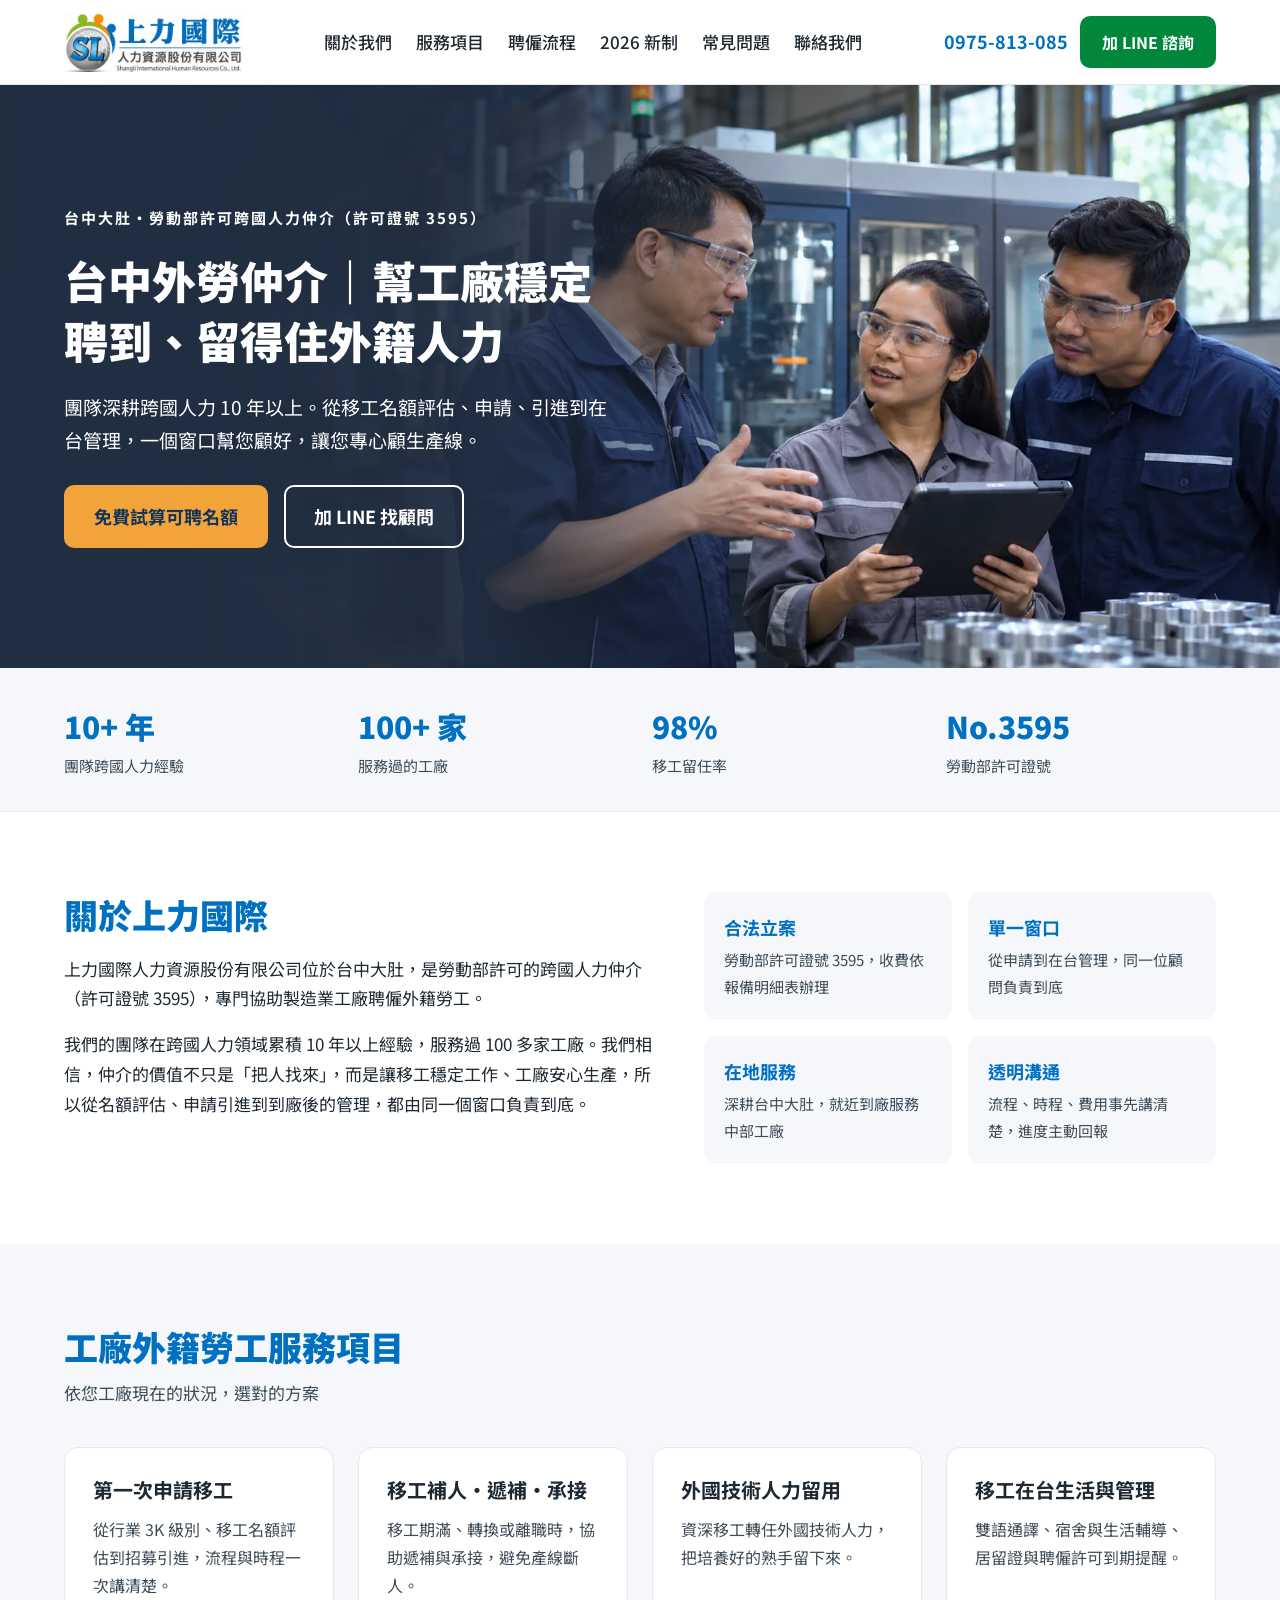
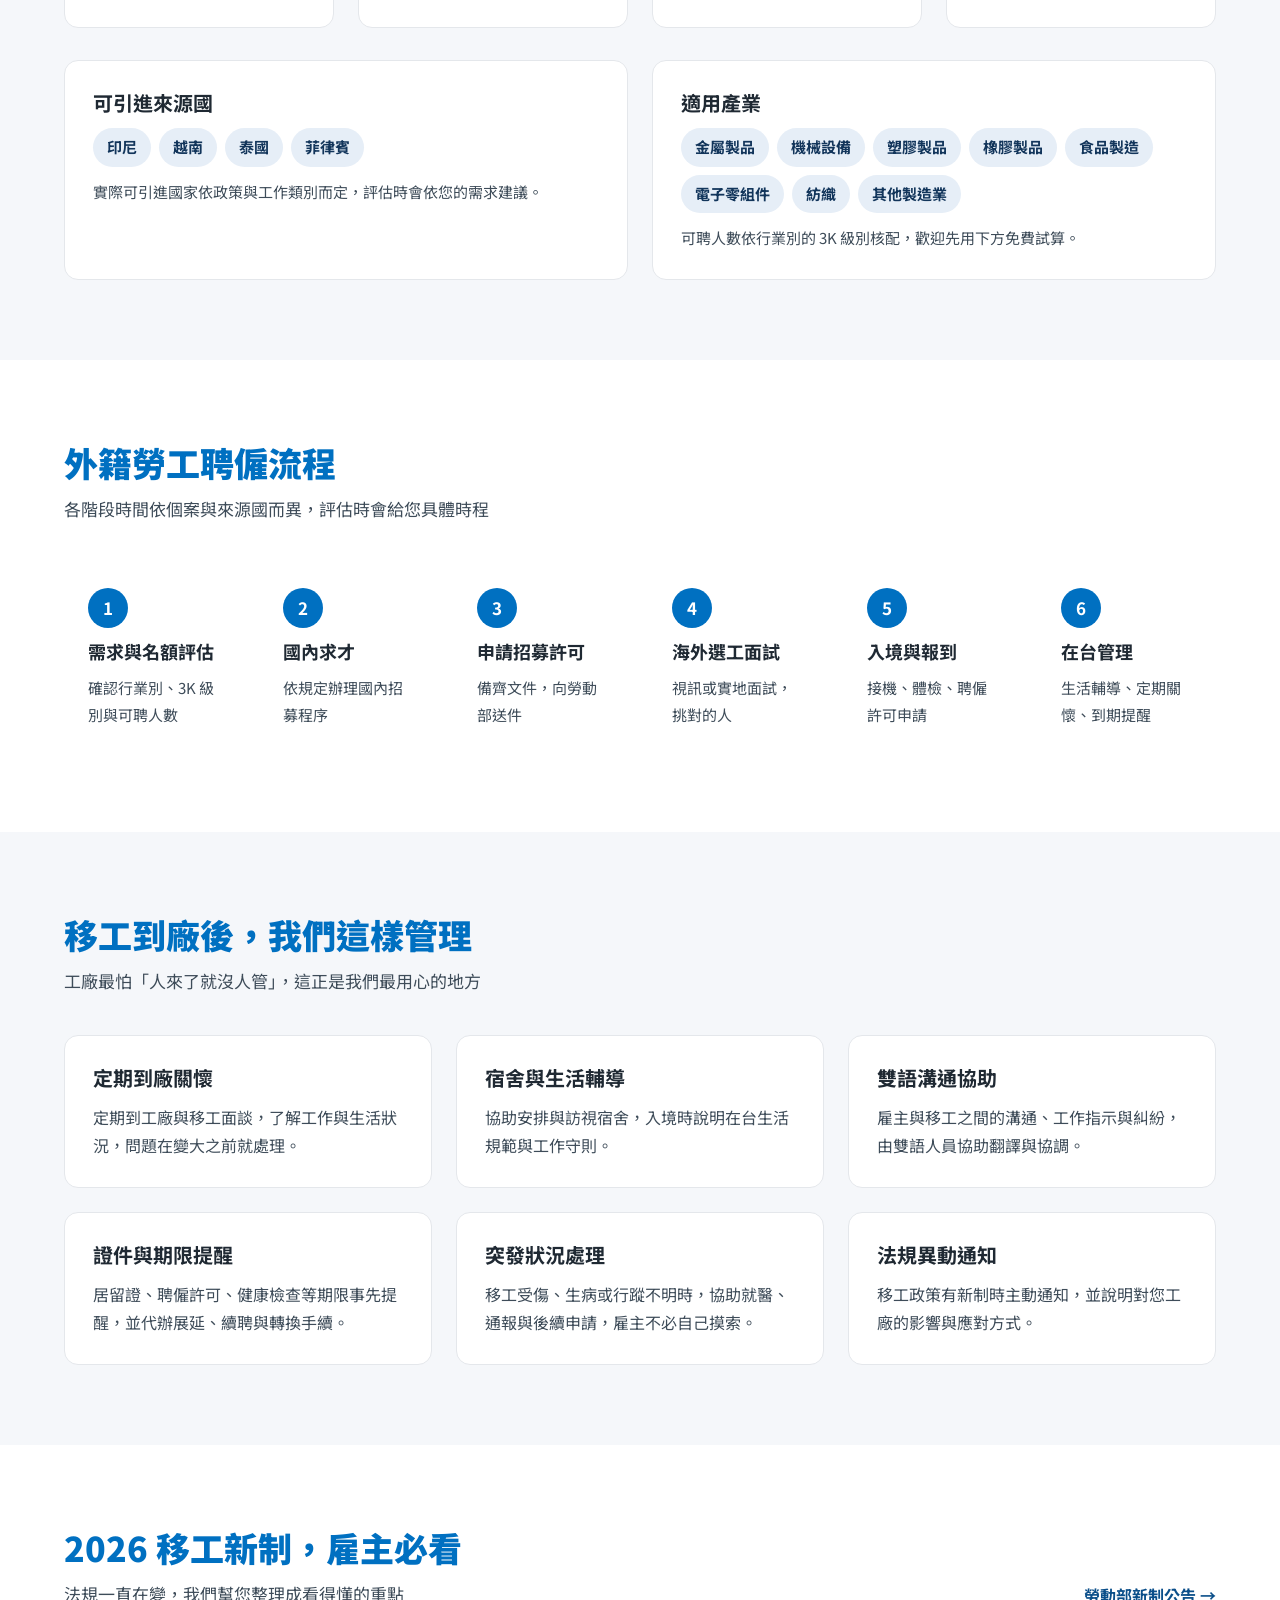
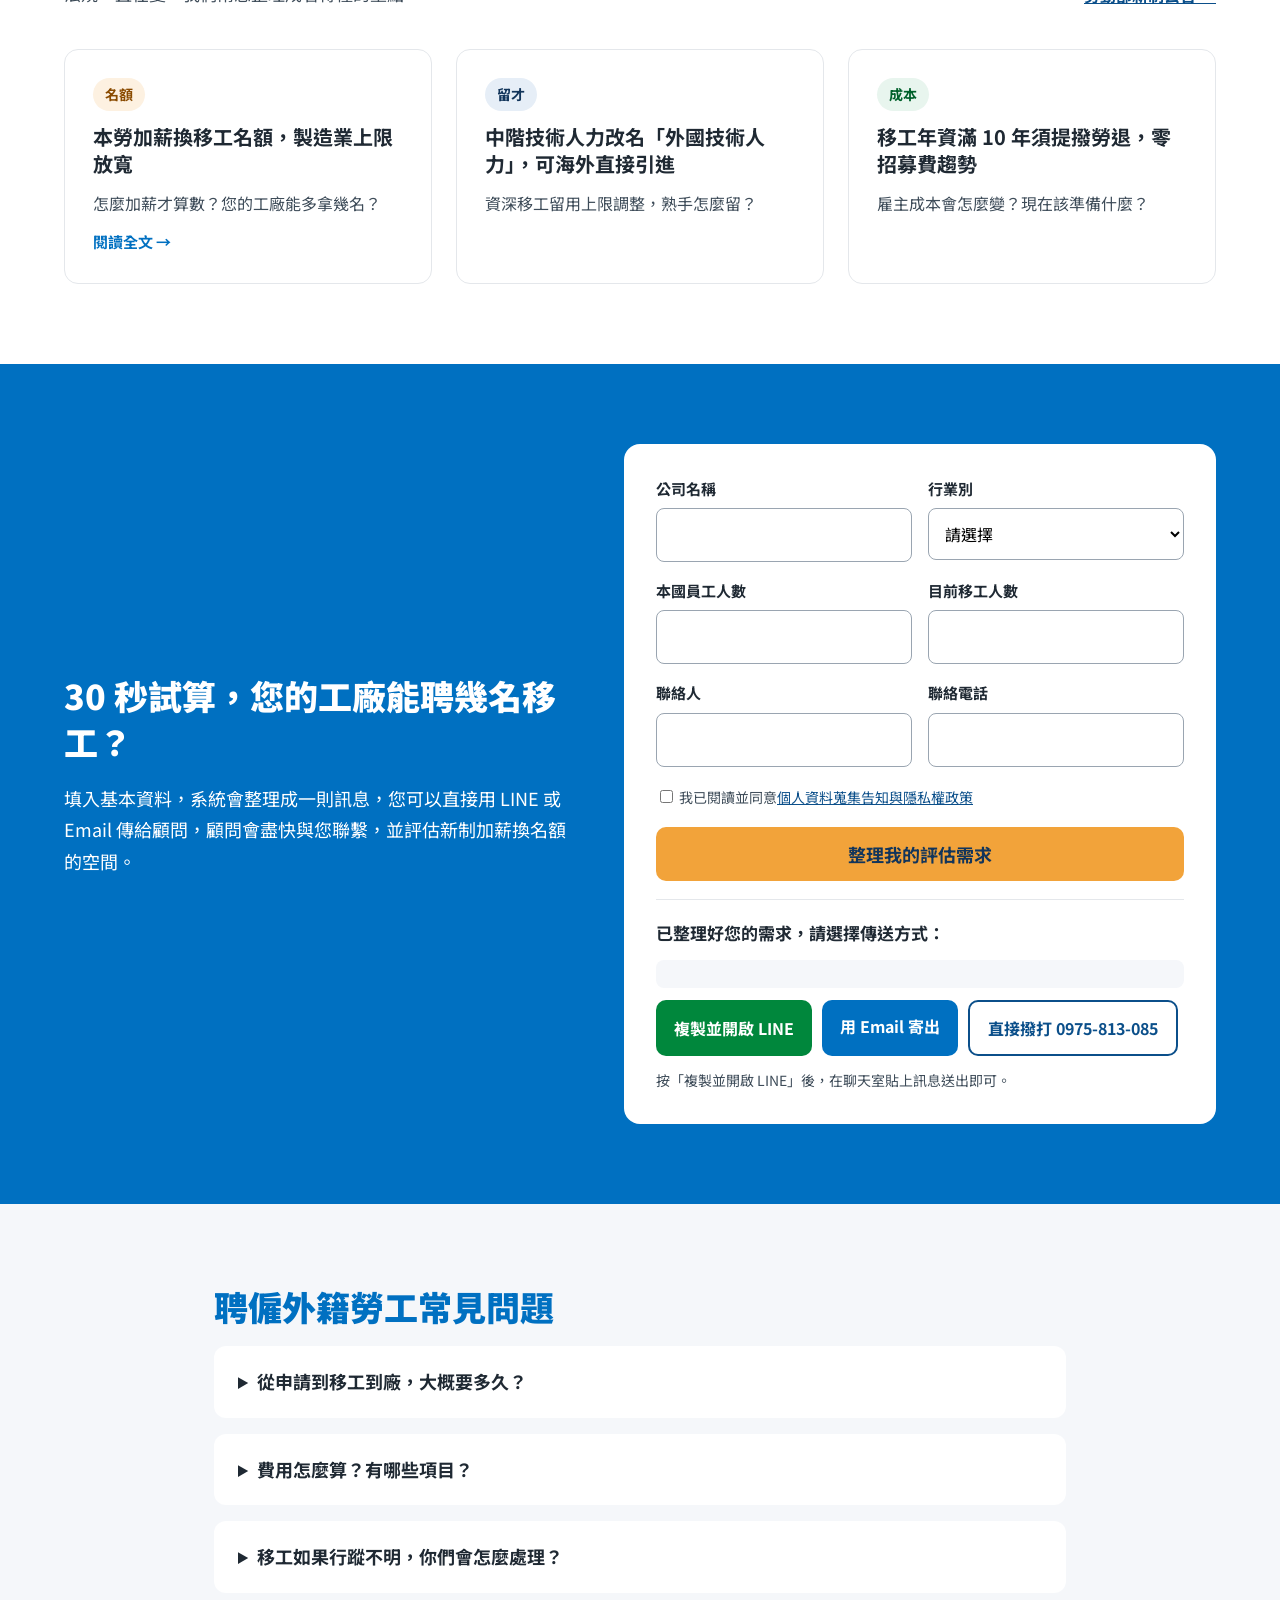
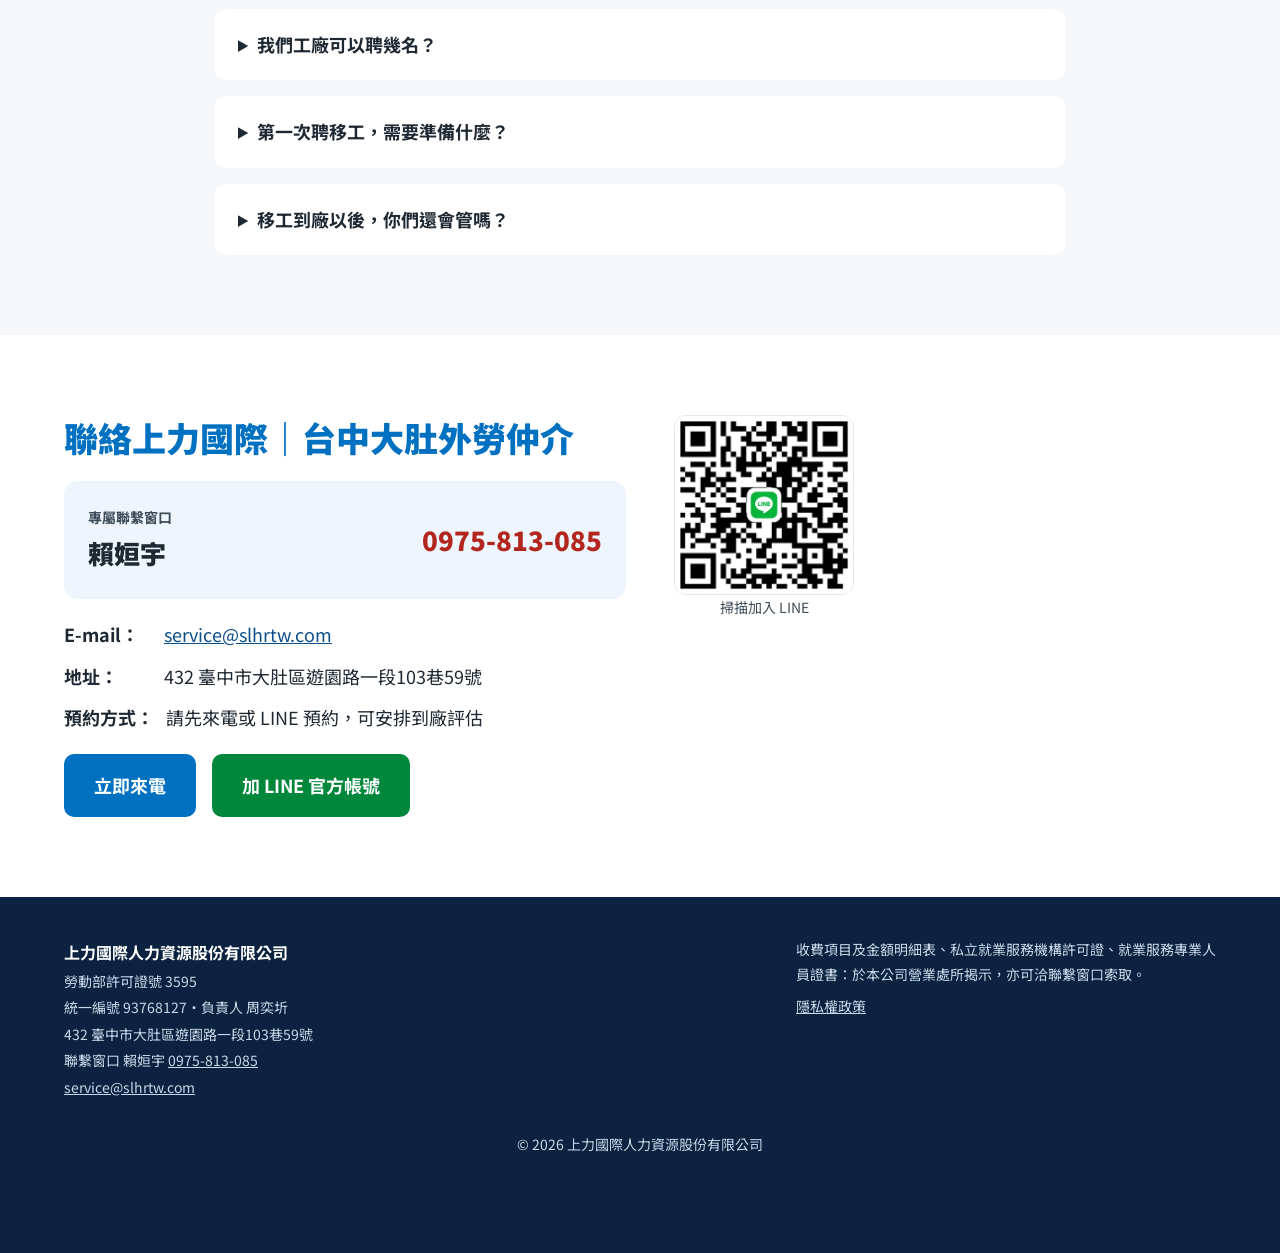
<file: index.html>
<!doctype html>
<html lang="zh-Hant-TW">
<head>
<meta charset="utf-8">
<meta name="viewport" content="width=device-width, initial-scale=1">
<title>台中外勞仲介｜工廠移工申請・外籍勞工引進－上力國際人力資源（勞動部許可 3595）</title>
<meta name="description" content="上力國際人力資源，台中大肚勞動部許可跨國人力仲介（許可證號 3595）。協助工廠申請外籍勞工、移工名額評估、遞補承接、外國技術人力留用與在台管理，團隊 10 年以上經驗，服務 100+ 家工廠。">
<link rel="canonical" href="https://slhrtw.com/">
<meta name="robots" content="index, follow, max-image-preview:large">
<meta name="theme-color" content="#0070C1">
<meta name="format-detection" content="telephone=yes">

<meta property="og:type" content="website">
<meta property="og:locale" content="zh_TW">
<meta property="og:site_name" content="上力國際人力資源">
<meta property="og:title" content="台中外勞仲介｜工廠移工申請－上力國際人力資源">
<meta property="og:description" content="勞動部許可跨國人力仲介（3595）。幫工廠穩定聘到、留得住外籍人力：名額評估、申請引進、遞補承接、在台管理一站完成。">
<meta property="og:url" content="https://slhrtw.com/">
<meta property="og:image" content="https://slhrtw.com/img/og-image.jpg">
<meta property="og:image:width" content="1200">
<meta property="og:image:height" content="630">
<meta name="twitter:card" content="summary_large_image">

<link rel="icon" href="/favicon.ico" sizes="48x48">
<link rel="icon" href="/img/icon-512.png" type="image/png" sizes="512x512">
<link rel="apple-touch-icon" href="/img/apple-touch-icon.png">

<link rel="preload" as="image" href="/img/hero.webp" fetchpriority="high">
<link rel="preconnect" href="https://fonts.googleapis.com">
<link rel="preconnect" href="https://fonts.gstatic.com" crossorigin>
<link rel="stylesheet" href="https://fonts.googleapis.com/css2?family=Noto+Sans+TC:wght@400;500;700;900&amp;display=swap">
<link rel="stylesheet" href="/css/style.css">

<script type="application/ld+json">
{
  "@context": "https://schema.org",
  "@graph": [
    {
      "@type": "EmploymentAgency",
      "@id": "https://slhrtw.com/#org",
      "name": "上力國際人力資源股份有限公司",
      "alternateName": ["上力國際", "上力人力", "Shangli International Human Resources Co., Ltd."],
      "url": "https://slhrtw.com/",
      "logo": "https://slhrtw.com/img/logo.png",
      "image": "https://slhrtw.com/img/og-image.jpg",
      "description": "台中大肚勞動部許可跨國人力仲介，協助工廠申請外籍勞工、移工名額評估、遞補承接、外國技術人力留用與在台管理。",
      "telephone": "+886-975-813-085",
      "email": "service@slhrtw.com",
      "taxID": "93768127",
      "address": {
        "@type": "PostalAddress",
        "streetAddress": "遊園路一段103巷59號",
        "addressLocality": "大肚區",
        "addressRegion": "臺中市",
        "postalCode": "432",
        "addressCountry": "TW"
      },
      "areaServed": ["臺中市", "彰化縣", "南投縣", "苗栗縣", "臺灣"],
      "hasMap": "https://www.google.com/maps/search/?api=1&query=%E4%B8%8A%E5%8A%9B%E5%9C%8B%E9%9A%9B%E4%BA%BA%E5%8A%9B%E8%B3%87%E6%BA%90",
      "sameAs": ["https://line.me/ti/p/4NoEgf4THl"],
      "knowsAbout": ["外籍勞工仲介", "移工申請", "製造業移工", "外國技術人力", "移工管理"],
      "hasCredential": {
        "@type": "EducationalOccupationalCredential",
        "name": "勞動部私立就業服務機構許可證",
        "identifier": "3595",
        "recognizedBy": { "@type": "GovernmentOrganization", "name": "中華民國勞動部" }
      }
    },
    {
      "@type": "WebSite",
      "@id": "https://slhrtw.com/#website",
      "url": "https://slhrtw.com/",
      "name": "上力國際人力資源",
      "inLanguage": "zh-Hant-TW",
      "publisher": { "@id": "https://slhrtw.com/#org" }
    },
    {
      "@type": "FAQPage",
      "mainEntity": [
        { "@type": "Question", "name": "從申請到移工到廠，大概要多久？", "acceptedAnswer": { "@type": "Answer", "text": "一般製造業新申請，從評估到移工到廠約需 3 至 6 個月，實際時程依來源國作業、文件備齊時間與當期申請量而定。" } },
        { "@type": "Question", "name": "聘僱外籍勞工的費用怎麼算？", "acceptedAnswer": { "@type": "Answer", "text": "費用分為政府規費、仲介服務費與實際代墊費用（例如體檢），所有項目依本公司報備的收費項目及金額明細表辦理，簽約前提供書面報價。" } },
        { "@type": "Question", "name": "移工行蹤不明怎麼處理？", "acceptedAnswer": { "@type": "Answer", "text": "我們以定期關懷、宿舍訪視與申訴管道預防。若移工連續曠職三日失去聯繫，雇主須於三日內以書面通報主管機關、移民署及警察機關，我們會協助完成通報與後續遞補申請。" } },
        { "@type": "Question", "name": "我們工廠可以聘幾名移工？", "acceptedAnswer": { "@type": "Answer", "text": "依行業 3K 級別核配比率與本國員工人數計算，另有附加比率可申請；2026 年起製造業為本國勞工加薪也可增加移工名額。" } },
        { "@type": "Question", "name": "第一次聘移工需要準備什麼？", "acceptedAnswer": { "@type": "Answer", "text": "需要公司與工廠登記相關文件、勞健保投保資料及移工住宿規劃，我們會到廠評估並提供完整文件清單與時程。" } },
        { "@type": "Question", "name": "移工到廠後仲介還會管理嗎？", "acceptedAnswer": { "@type": "Answer", "text": "會。我們提供生活輔導、雙語溝通、定期關懷訪視，以及居留證、聘僱許可到期提醒與續聘、轉換手續。" } }
      ]
    }
  ]
}
</script>
</head>
<body>
<a class="skip" href="#main">跳到主要內容</a>

<header class="site-header">
  <div class="wrap header-row">
    <a href="/" class="brand"><img src="/img/logo.webp" alt="上力國際人力資源股份有限公司" width="880" height="295"></a>
    <nav aria-label="主選單" class="nav">
      <a href="#about">關於我們</a>
      <a href="#services">服務項目</a>
      <a href="#process">聘僱流程</a>
      <a href="#news">2026 新制</a>
      <a href="#faq">常見問題</a>
      <a href="#contact">聯絡我們</a>
    </nav>
    <div class="header-cta">
      <a class="tel" href="tel:+886975813085">0975-813-085</a>
      <a class="btn btn-line" href="https://line.me/ti/p/4NoEgf4THl" target="_blank" rel="noopener noreferrer">加 LINE 諮詢</a>
    </div>
  </div>
</header>

<main id="main">

<section class="hero" aria-labelledby="hero-title">
  <div class="wrap hero-inner">
    <p class="eyebrow">台中大肚・勞動部許可跨國人力仲介（許可證號 3595）</p>
    <h1 id="hero-title">台中外勞仲介｜幫工廠穩定聘到、留得住外籍人力</h1>
    <p class="lead">團隊深耕跨國人力 10 年以上。從移工名額評估、申請、引進到在台管理，一個窗口幫您顧好，讓您專心顧生產線。</p>
    <div class="btn-row">
      <a class="btn btn-amber" href="#calc">免費試算可聘名額</a>
      <a class="btn btn-ghost" href="https://line.me/ti/p/4NoEgf4THl" target="_blank" rel="noopener noreferrer">加 LINE 找顧問</a>
    </div>
  </div>
</section>

<section class="trust" aria-label="公司實績">
  <div class="wrap trust-grid">
    <div><strong>10+ 年</strong><span>團隊跨國人力經驗</span></div>
    <div><strong>100+ 家</strong><span>服務過的工廠</span></div>
    <div><strong>98%</strong><span>移工留任率</span></div>
    <div><strong>No.3595</strong><span>勞動部許可證號</span></div>
  </div>
</section>

<section id="about" class="section" aria-labelledby="about-title">
  <div class="wrap about-row">
    <div class="about-text">
      <h2 id="about-title">關於上力國際</h2>
      <p>上力國際人力資源股份有限公司位於台中大肚，是勞動部許可的跨國人力仲介（許可證號 3595），專門協助製造業工廠聘僱外籍勞工。</p>
      <p>我們的團隊在跨國人力領域累積 10 年以上經驗，服務過 100 多家工廠。我們相信，仲介的價值不只是「把人找來」，而是讓移工穩定工作、工廠安心生產，所以從名額評估、申請引進到到廠後的管理，都由同一個窗口負責到底。</p>
    </div>
    <ul class="about-points">
      <li><strong>合法立案</strong><span>勞動部許可證號 3595，收費依報備明細表辦理</span></li>
      <li><strong>單一窗口</strong><span>從申請到在台管理，同一位顧問負責到底</span></li>
      <li><strong>在地服務</strong><span>深耕台中大肚，就近到廠服務中部工廠</span></li>
      <li><strong>透明溝通</strong><span>流程、時程、費用事先講清楚，進度主動回報</span></li>
    </ul>
  </div>
</section>

<section id="services" class="section alt" aria-labelledby="services-title">
  <div class="wrap">
    <h2 id="services-title">工廠外籍勞工服務項目</h2>
    <p class="sub">依您工廠現在的狀況，選對的方案</p>
    <div class="card-grid">
      <article class="card"><h3>第一次申請移工</h3><p>從行業 3K 級別、移工名額評估到招募引進，流程與時程一次講清楚。</p></article>
      <article class="card"><h3>移工補人・遞補・承接</h3><p>移工期滿、轉換或離職時，協助遞補與承接，避免產線斷人。</p></article>
      <article class="card"><h3>外國技術人力留用</h3><p>資深移工轉任外國技術人力，把培養好的熟手留下來。</p></article>
      <article class="card"><h3>移工在台生活與管理</h3><p>雙語通譯、宿舍與生活輔導、居留證與聘僱許可到期提醒。</p></article>
    </div>
    <div class="info-grid">
      <div class="info-box">
        <h3>可引進來源國</h3>
        <ul class="chips"><li>印尼</li><li>越南</li><li>泰國</li><li>菲律賓</li></ul>
        <p>實際可引進國家依政策與工作類別而定，評估時會依您的需求建議。</p>
      </div>
      <div class="info-box">
        <h3>適用產業</h3>
        <ul class="chips"><li>金屬製品</li><li>機械設備</li><li>塑膠製品</li><li>橡膠製品</li><li>食品製造</li><li>電子零組件</li><li>紡織</li><li>其他製造業</li></ul>
        <p>可聘人數依行業別的 3K 級別核配，歡迎先用下方免費試算。</p>
      </div>
    </div>
  </div>
</section>

<section id="process" class="section" aria-labelledby="process-title">
  <div class="wrap">
    <h2 id="process-title">外籍勞工聘僱流程</h2>
    <p class="sub">各階段時間依個案與來源國而異，評估時會給您具體時程</p>
    <ol class="steps">
      <li><strong>需求與名額評估</strong><span>確認行業別、3K 級別與可聘人數</span></li>
      <li><strong>國內求才</strong><span>依規定辦理國內招募程序</span></li>
      <li><strong>申請招募許可</strong><span>備齊文件，向勞動部送件</span></li>
      <li><strong>海外選工面試</strong><span>視訊或實地面試，挑對的人</span></li>
      <li><strong>入境與報到</strong><span>接機、體檢、聘僱許可申請</span></li>
      <li><strong>在台管理</strong><span>生活輔導、定期關懷、到期提醒</span></li>
    </ol>
  </div>
</section>

<section id="care" class="section alt" aria-labelledby="care-title">
  <div class="wrap">
    <h2 id="care-title">移工到廠後，我們這樣管理</h2>
    <p class="sub">工廠最怕「人來了就沒人管」，這正是我們最用心的地方</p>
    <div class="card-grid three">
      <article class="card"><h3>定期到廠關懷</h3><p>定期到工廠與移工面談，了解工作與生活狀況，問題在變大之前就處理。</p></article>
      <article class="card"><h3>宿舍與生活輔導</h3><p>協助安排與訪視宿舍，入境時說明在台生活規範與工作守則。</p></article>
      <article class="card"><h3>雙語溝通協助</h3><p>雇主與移工之間的溝通、工作指示與糾紛，由雙語人員協助翻譯與協調。</p></article>
      <article class="card"><h3>證件與期限提醒</h3><p>居留證、聘僱許可、健康檢查等期限事先提醒，並代辦展延、續聘與轉換手續。</p></article>
      <article class="card"><h3>突發狀況處理</h3><p>移工受傷、生病或行蹤不明時，協助就醫、通報與後續申請，雇主不必自己摸索。</p></article>
      <article class="card"><h3>法規異動通知</h3><p>移工政策有新制時主動通知，並說明對您工廠的影響與應對方式。</p></article>
    </div>
  </div>
</section>

<section id="news" class="section" aria-labelledby="news-title">
  <div class="wrap">
    <div class="head-row">
      <div>
        <h2 id="news-title">2026 移工新制，雇主必看</h2>
        <p class="sub">法規一直在變，我們幫您整理成看得懂的重點</p>
      </div>
      <a class="more" href="https://www.mol.gov.tw/1607/1632/1633/87352/post" target="_blank" rel="noopener noreferrer">勞動部新制公告 →</a>
    </div>
    <div class="card-grid three">
      <article class="card"><span class="tag tag-amber">名額</span><h3><a class="card-link" href="/news/manufacturing-raise-quota">本勞加薪換移工名額，製造業上限放寬</a></h3><p>怎麼加薪才算數？您的工廠能多拿幾名？</p><span class="read">閱讀全文 →</span></article>
      <article class="card"><span class="tag tag-blue">留才</span><h3>中階技術人力改名「外國技術人力」，可海外直接引進</h3><p>資深移工留用上限調整，熟手怎麼留？</p></article>
      <article class="card"><span class="tag tag-green">成本</span><h3>移工年資滿 10 年須提撥勞退，零招募費趨勢</h3><p>雇主成本會怎麼變？現在該準備什麼？</p></article>
    </div>
  </div>
</section>

<section id="calc" class="section band" aria-labelledby="calc-title">
  <div class="wrap calc-row">
    <div class="calc-text">
      <h2 id="calc-title">30 秒試算，您的工廠能聘幾名移工？</h2>
      <p>填入基本資料，系統會整理成一則訊息，您可以直接用 LINE 或 Email 傳給顧問，顧問會盡快與您聯繫，並評估新制加薪換名額的空間。</p>
    </div>
    <form class="calc-form" id="lead-form" novalidate>
      <div class="form-grid">
        <div class="field"><label for="f-company">公司名稱</label><input id="f-company" name="company" type="text" autocomplete="organization" maxlength="60" required></div>
        <div class="field"><label for="f-industry">行業別</label>
          <select id="f-industry" name="industry" required><option value="">請選擇</option><option>金屬製品製造</option><option>機械設備製造</option><option>塑膠製品製造</option><option>橡膠製品製造</option><option>食品製造</option><option>電子零組件製造</option><option>紡織</option><option>其他製造業</option></select></div>
        <div class="field"><label for="f-staff">本國員工人數</label><input id="f-staff" name="staff" type="number" min="1" max="99999" inputmode="numeric" required></div>
        <div class="field"><label for="f-foreign">目前移工人數</label><input id="f-foreign" name="foreign" type="number" min="0" max="99999" inputmode="numeric" required></div>
        <div class="field"><label for="f-name">聯絡人</label><input id="f-name" name="name" type="text" autocomplete="name" maxlength="30" required></div>
        <div class="field"><label for="f-phone">聯絡電話</label><input id="f-phone" name="phone" type="tel" autocomplete="tel" maxlength="20" required></div>
      </div>
      <label class="consent"><input type="checkbox" id="f-consent" name="consent" required> 我已閱讀並同意<a href="/privacy">個人資料蒐集告知與隱私權政策</a></label>
      <p class="form-error" id="lead-error" role="alert" hidden></p>
      <button type="submit" class="btn btn-amber btn-block">整理我的評估需求</button>
      <div class="lead-result" id="lead-result" hidden>
        <p class="lead-ok">已整理好您的需求，請選擇傳送方式：</p>
        <pre class="lead-msg" id="lead-msg"></pre>
        <div class="lead-actions">
          <button type="button" class="btn btn-line" id="lead-line">複製並開啟 LINE</button>
          <a class="btn btn-blue" id="lead-mail" href="mailto:service@slhrtw.com">用 Email 寄出</a>
          <a class="btn btn-outline" href="tel:+886975813085">直接撥打 0975-813-085</a>
        </div>
        <p class="lead-tip" id="lead-tip">按「複製並開啟 LINE」後，在聊天室貼上訊息送出即可。</p>
      </div>
    </form>
  </div>
</section>

<!-- 客戶心得：取得客戶同意後，複製下方 article 填入真實內容再取消註解
<section class="section" aria-labelledby="voice-title">
  <div class="wrap">
    <h2 id="voice-title">客戶怎麼說</h2>
    <div class="card-grid three">
      <article class="card quote"><span class="meta">產業・地區・聘僱人數</span><p>「客戶真實心得」</p><span class="who">— 職稱，公司名稱</span></article>
    </div>
  </div>
</section>
-->

<section id="faq" class="section alt" aria-labelledby="faq-title">
  <div class="wrap narrow">
    <h2 id="faq-title">聘僱外籍勞工常見問題</h2>
    <details><summary>從申請到移工到廠，大概要多久？</summary>
      <p>一般製造業新申請，從評估到移工到廠約需 3 至 6 個月。</p>
      <p>主要階段包括：國內求才（依規定的刊登與求才期間）、申請招募許可、海外選工與面試、移工辦理出國手續，以及入境後的體檢與聘僱許可申請。</p>
      <p>實際時程會受來源國作業速度、文件備齊時間與當期申請量影響。評估時我們會依您的情況提供具體時程表，每個階段的進度都會主動回報。</p></details>
    <details><summary>費用怎麼算？有哪些項目？</summary>
      <p>費用大致分為三類：一、政府規費，例如申請審查費與就業安定費；二、仲介服務費，依法規定的收費標準與項目收取；三、實際代墊費用，例如體檢。</p>
      <p>所有收費項目與金額，均依本公司向主管機關報備的「收費項目及金額明細表」辦理，簽約前會提供書面報價，不另收明細表以外的費用。</p></details>
    <details><summary>移工如果行蹤不明，你們會怎麼處理？</summary>
      <p>預防重於處理：移工入境後安排生活與工作規範說明，並由雙語人員定期關懷、訪視宿舍，提供申訴與溝通管道，及早發現問題。</p>
      <p>若真的發生，依《就業服務法》規定，移工連續曠職三日失去聯繫時，雇主須於三日內以書面通報主管機關、移民署及警察機關。我們會協助您備齊文件、完成通報，避免因逾期受罰。</p>
      <p>後續也會協助處理名額與遞補等相關申請，讓產線盡快恢復人力。</p></details>
    <details><summary>我們工廠可以聘幾名？</summary>
      <p>可聘人數依行業別的 3K 級別核配比率與本國員工人數計算，另有額外附加比率可申請。</p>
      <p>2026 年起，製造業為本國勞工加薪，也可增加移工名額，總比例上限同步放寬。</p>
      <p>每家工廠條件不同，歡迎使用上方「免費試算」，或直接聯繫窗口，我們幫您算清楚。</p></details>
    <details><summary>第一次聘移工，需要準備什麼？</summary>
      <p>基本上需要公司登記與工廠登記相關文件、勞健保投保資料，以及移工住宿的規劃。</p>
      <p>我們會先到廠了解作業環境與需求，提供完整的文件清單與準備時程，第一次申請也能順利上手。</p></details>
    <details><summary>移工到廠以後，你們還會管嗎？</summary>
      <p>會。到廠後我們提供在台期間的管理服務，包括生活輔導、雙語溝通協助、定期關懷訪視，以及居留證、聘僱許可等到期前提醒與續聘、轉換手續。</p>
      <p>雇主與移工之間若有溝通問題，也可以隨時透過聯繫窗口找我們協助。</p></details>
  </div>
</section>

<section id="contact" class="section" aria-labelledby="contact-title">
  <div class="wrap contact-row">
    <div class="contact-info">
      <h2 id="contact-title">聯絡上力國際｜台中大肚外勞仲介</h2>
      <div class="agent">
        <div><span class="agent-label">專屬聯繫窗口</span><span class="agent-name">賴姮宇</span></div>
        <a class="agent-tel" href="tel:+886975813085">0975-813-085</a>
      </div>
      <dl class="info">
        <div><dt>E-mail：</dt><dd><a href="mailto:service@slhrtw.com">service@slhrtw.com</a></dd></div>
        <div><dt>地址：</dt><dd>432 臺中市大肚區遊園路一段103巷59號</dd></div>
        <div><dt>預約方式：</dt><dd>請先來電或 LINE 預約，可安排到廠評估</dd></div>
      </dl>
      <div class="btn-row">
        <a class="btn btn-blue" href="tel:+886975813085">立即來電</a>
        <a class="btn btn-line" href="https://line.me/ti/p/4NoEgf4THl" target="_blank" rel="noopener noreferrer">加 LINE 官方帳號</a>
      </div>
    </div>
    <div class="contact-media">
      <figure class="qr"><img src="/img/line-qr.webp" alt="上力國際 LINE QR code" width="180" height="180" loading="lazy"><figcaption>掃描加入 LINE</figcaption></figure>
      <iframe class="map" title="上力國際人力資源位置地圖" src="https://www.google.com/maps?q=%E8%87%BA%E4%B8%AD%E5%B8%82%E5%A4%A7%E8%82%9A%E5%8D%80%E9%81%8A%E5%9C%92%E8%B7%AF%E4%B8%80%E6%AE%B5103%E5%B7%B759%E8%99%9F&amp;output=embed" loading="lazy" referrerpolicy="no-referrer-when-downgrade"></iframe>
    </div>
  </div>
</section>

</main>

<footer class="site-footer">
  <div class="wrap footer-row">
    <address>
      <strong>上力國際人力資源股份有限公司</strong><br>
      勞動部許可證號 3595<br>
      統一編號 93768127・負責人 周奕圻<br>
      432 臺中市大肚區遊園路一段103巷59號<br>
      聯繫窗口 賴姮宇 <a href="tel:+886975813085">0975-813-085</a><br>
      <a href="mailto:service@slhrtw.com">service@slhrtw.com</a>
    </address>
    <div class="footer-legal">
      <span>收費項目及金額明細表、私立就業服務機構許可證、就業服務專業人員證書：於本公司營業處所揭示，亦可洽聯繫窗口索取。</span>
      <a href="/privacy">隱私權政策</a>
    </div>
  </div>
  <p class="copy">© 2026 上力國際人力資源股份有限公司</p>
</footer>

<nav class="mobile-bar" aria-label="快速聯絡">
  <a href="tel:+886975813085">撥打電話</a>
  <a href="https://line.me/ti/p/4NoEgf4THl" target="_blank" rel="noopener noreferrer" class="m-line">加 LINE</a>
</nav>
<script src="/js/lead.js" defer></script>
</body>
</html>
</file>
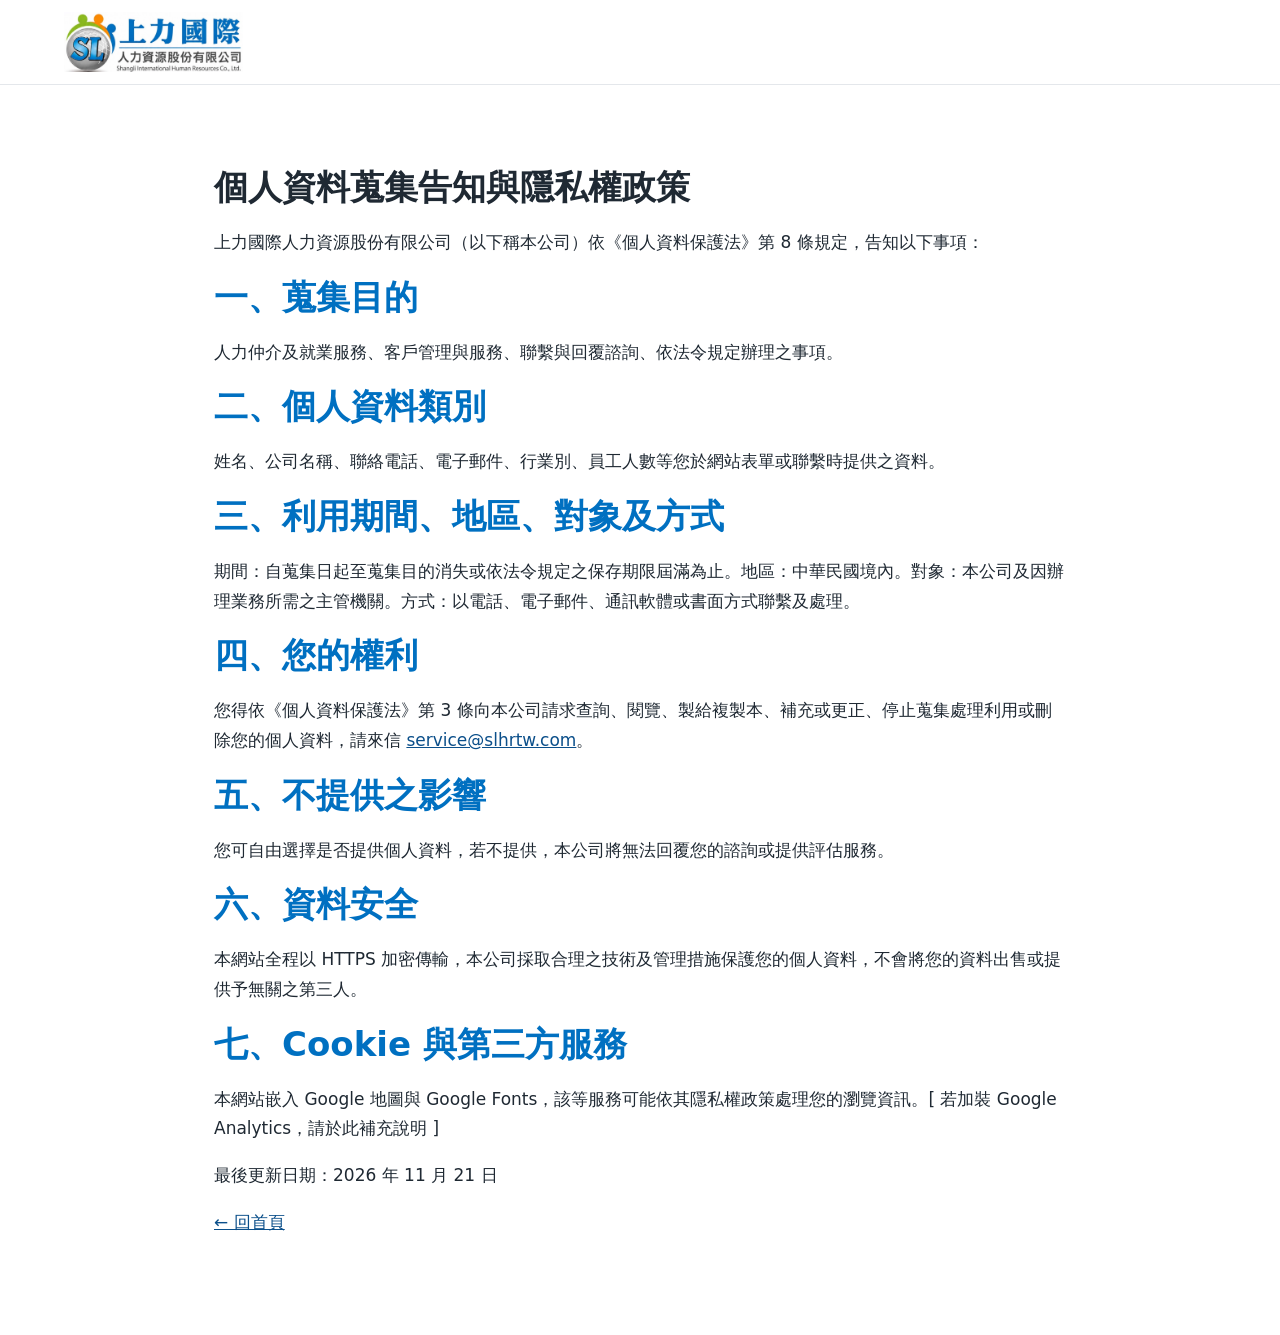
<file: privacy.html>
<!doctype html>
<html lang="zh-Hant-TW">
<head>
<meta charset="utf-8">
<meta name="viewport" content="width=device-width, initial-scale=1">
<title>個人資料蒐集告知與隱私權政策－上力國際人力資源</title>
<meta name="description" content="上力國際人力資源股份有限公司依個人資料保護法蒐集、處理及利用個人資料之告知事項與隱私權政策。">
<link rel="canonical" href="https://slhrtw.com/privacy">
<link rel="icon" href="/favicon.ico">
<link rel="stylesheet" href="/css/style.css">
</head>
<body>
<header class="site-header"><div class="wrap header-row"><a href="/" class="brand"><img src="/img/logo.webp" alt="上力國際人力資源股份有限公司" width="880" height="295"></a></div></header>
<main class="section"><div class="wrap narrow">
<h1>個人資料蒐集告知與隱私權政策</h1>
<p>上力國際人力資源股份有限公司（以下稱本公司）依《個人資料保護法》第 8 條規定，告知以下事項：</p>
<h2>一、蒐集目的</h2>
<p>人力仲介及就業服務、客戶管理與服務、聯繫與回覆諮詢、依法令規定辦理之事項。</p>
<h2>二、個人資料類別</h2>
<p>姓名、公司名稱、聯絡電話、電子郵件、行業別、員工人數等您於網站表單或聯繫時提供之資料。</p>
<h2>三、利用期間、地區、對象及方式</h2>
<p>期間：自蒐集日起至蒐集目的消失或依法令規定之保存期限屆滿為止。地區：中華民國境內。對象：本公司及因辦理業務所需之主管機關。方式：以電話、電子郵件、通訊軟體或書面方式聯繫及處理。</p>
<h2>四、您的權利</h2>
<p>您得依《個人資料保護法》第 3 條向本公司請求查詢、閱覽、製給複製本、補充或更正、停止蒐集處理利用或刪除您的個人資料，請來信 <a href="mailto:service@slhrtw.com">service@slhrtw.com</a>。</p>
<h2>五、不提供之影響</h2>
<p>您可自由選擇是否提供個人資料，若不提供，本公司將無法回覆您的諮詢或提供評估服務。</p>
<h2>六、資料安全</h2>
<p>本網站全程以 HTTPS 加密傳輸，本公司採取合理之技術及管理措施保護您的個人資料，不會將您的資料出售或提供予無關之第三人。</p>
<h2>七、Cookie 與第三方服務</h2>
<p>本網站嵌入 Google 地圖與 Google Fonts，該等服務可能依其隱私權政策處理您的瀏覽資訊。[ 若加裝 Google Analytics，請於此補充說明 ]</p>
<p>最後更新日期：2026 年 11 月 21 日</p>
<p><a href="/">← 回首頁</a></p>
</div></main>
</body>
</html>
</file>
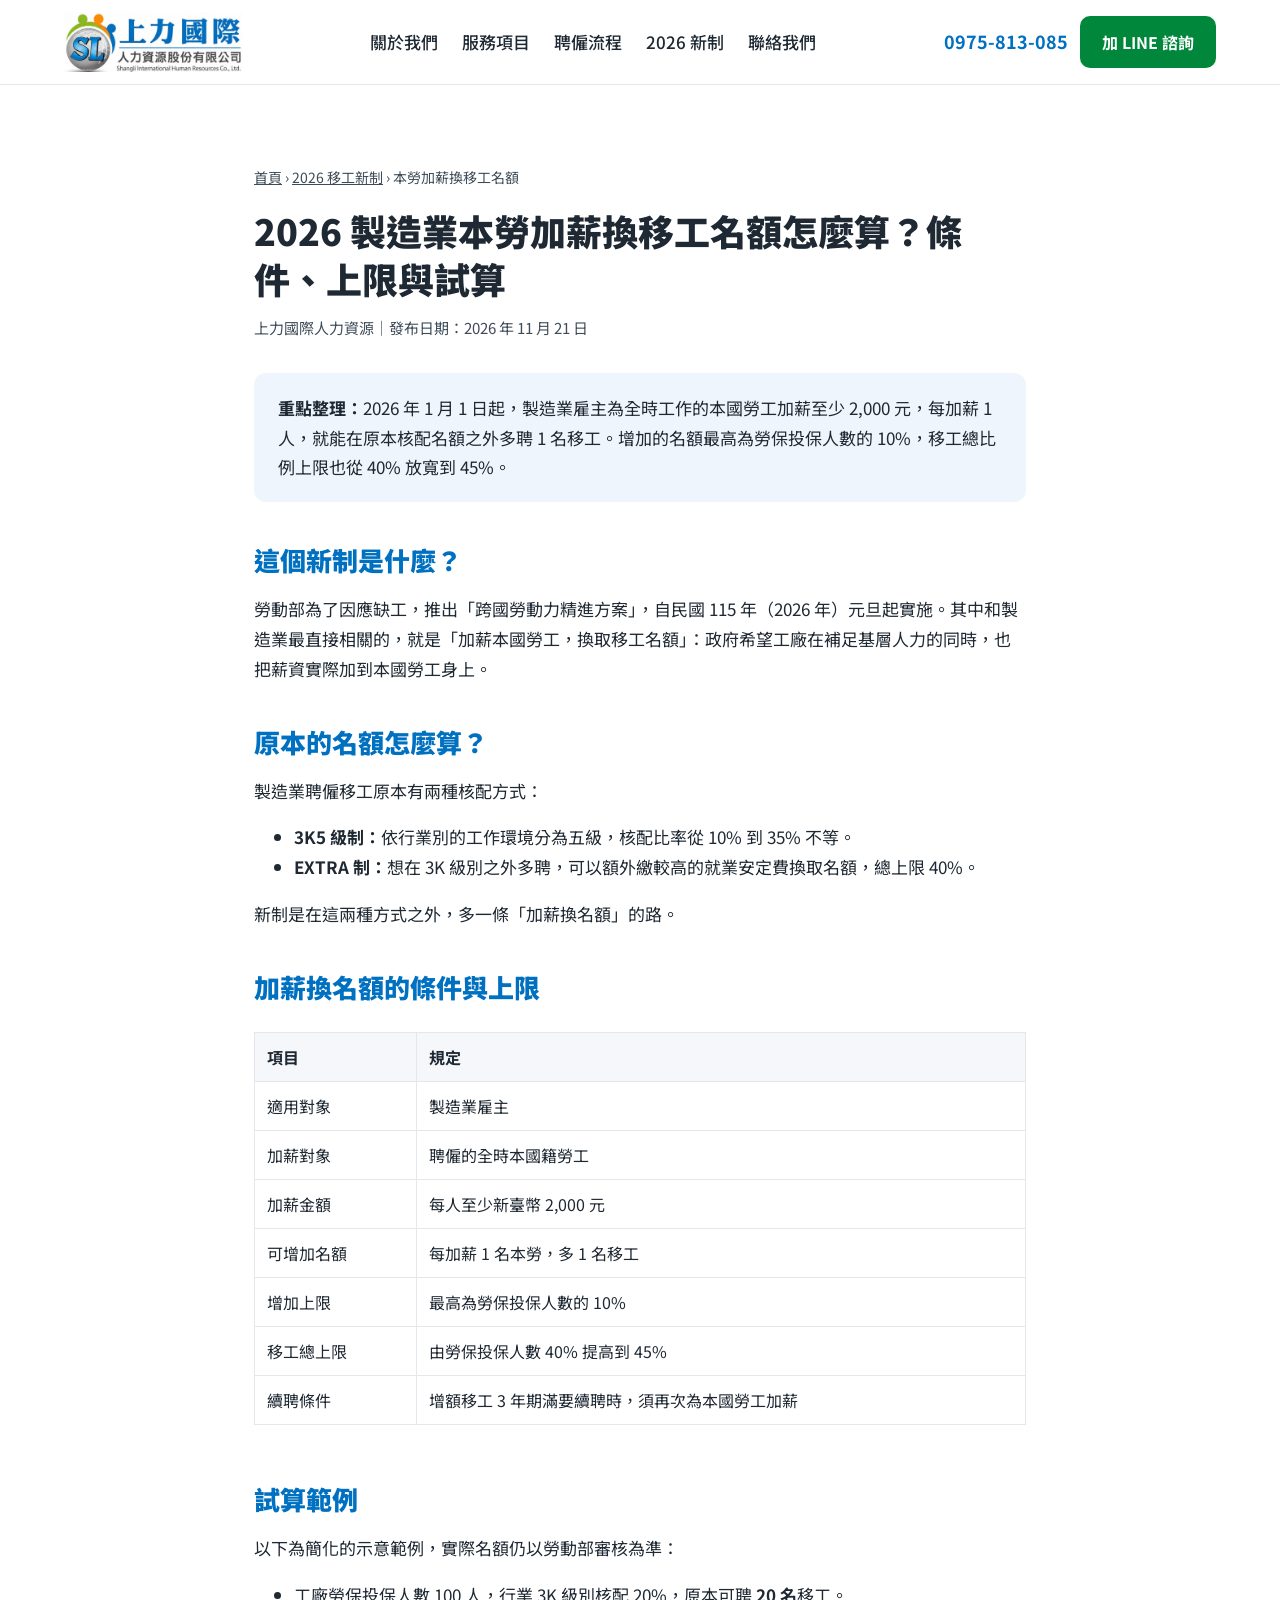
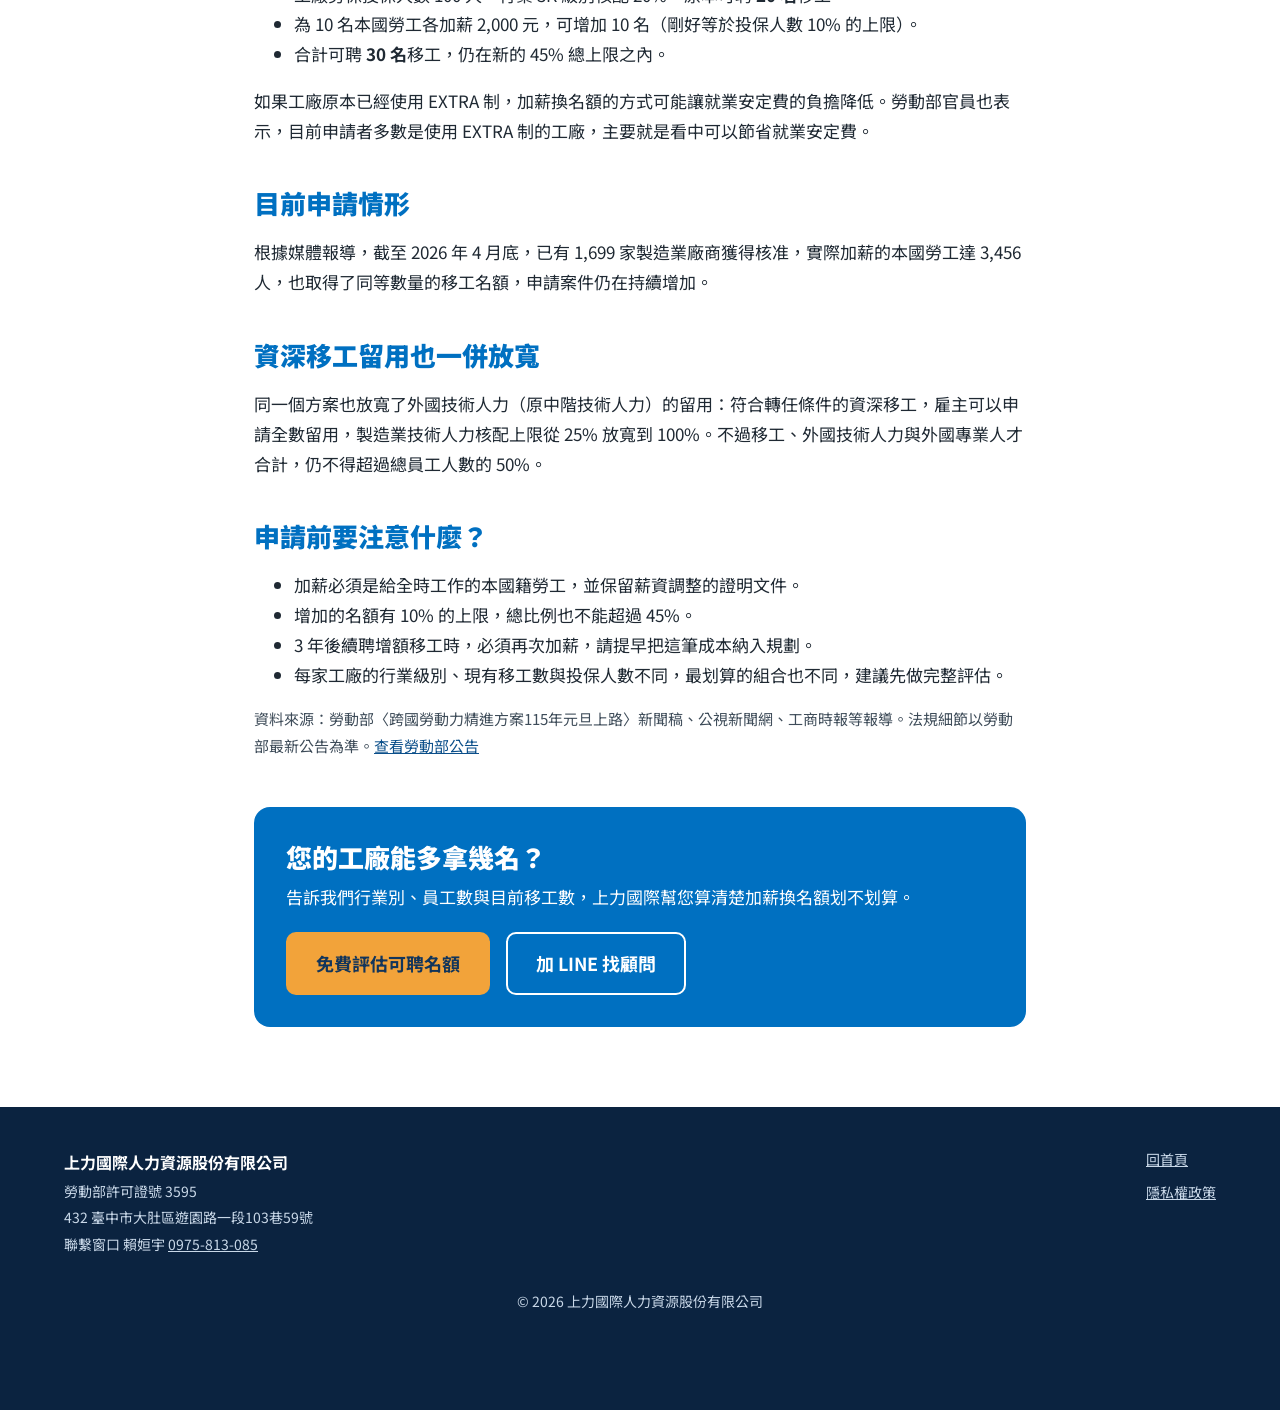
<file: news/manufacturing-raise-quota.html>
<!doctype html>
<html lang="zh-Hant-TW">
<head>
<meta charset="utf-8">
<meta name="viewport" content="width=device-width, initial-scale=1">
<title>2026 製造業本勞加薪換移工名額怎麼算？條件、上限與試算｜上力國際</title>
<meta name="description" content="2026 年 1 月 1 日起，製造業雇主為全時本國勞工加薪至少 2,000 元，每加薪 1 人可多聘 1 名移工，最高為勞保投保人數 10%，移工總上限由 40% 放寬至 45%。台中外勞仲介上力國際整理條件、上限、試算範例與注意事項。">
<link rel="canonical" href="https://slhrtw.com/news/manufacturing-raise-quota">
<meta name="robots" content="index, follow, max-image-preview:large">
<meta name="theme-color" content="#0070C1">
<meta property="og:type" content="article">
<meta property="og:locale" content="zh_TW">
<meta property="og:site_name" content="上力國際人力資源">
<meta property="og:title" content="2026 製造業本勞加薪換移工名額怎麼算？">
<meta property="og:description" content="每為 1 名本勞加薪 2,000 元，就能多聘 1 名移工。條件、上限與試算一次看懂。">
<meta property="og:url" content="https://slhrtw.com/news/manufacturing-raise-quota">
<meta property="og:image" content="https://slhrtw.com/img/og-image.jpg">
<meta name="twitter:card" content="summary_large_image">
<link rel="icon" href="/favicon.ico" sizes="48x48">
<link rel="apple-touch-icon" href="/img/apple-touch-icon.png">
<link rel="preconnect" href="https://fonts.googleapis.com">
<link rel="preconnect" href="https://fonts.gstatic.com" crossorigin>
<link rel="stylesheet" href="https://fonts.googleapis.com/css2?family=Noto+Sans+TC:wght@400;500;700;900&amp;display=swap">
<link rel="stylesheet" href="/css/style.css">
<script type="application/ld+json">
{
  "@context": "https://schema.org",
  "@graph": [
    {
      "@type": "Article",
      "headline": "2026 製造業本勞加薪換移工名額怎麼算？條件、上限與試算",
      "datePublished": "2026-11-21",
      "dateModified": "2026-11-21",
      "inLanguage": "zh-Hant-TW",
      "image": "https://slhrtw.com/img/og-image.jpg",
      "mainEntityOfPage": "https://slhrtw.com/news/manufacturing-raise-quota",
      "author": { "@type": "Organization", "name": "上力國際人力資源股份有限公司", "url": "https://slhrtw.com/" },
      "publisher": { "@type": "Organization", "name": "上力國際人力資源股份有限公司", "logo": { "@type": "ImageObject", "url": "https://slhrtw.com/img/logo.png" } }
    },
    {
      "@type": "BreadcrumbList",
      "itemListElement": [
        { "@type": "ListItem", "position": 1, "name": "首頁", "item": "https://slhrtw.com/" },
        { "@type": "ListItem", "position": 2, "name": "2026 移工新制", "item": "https://slhrtw.com/#news" },
        { "@type": "ListItem", "position": 3, "name": "本勞加薪換移工名額", "item": "https://slhrtw.com/news/manufacturing-raise-quota" }
      ]
    }
  ]
}
</script>
</head>
<body>
<a class="skip" href="#main">跳到主要內容</a>
<header class="site-header">
  <div class="wrap header-row">
    <a href="/" class="brand"><img src="/img/logo.webp" alt="上力國際人力資源股份有限公司" width="880" height="295"></a>
    <nav aria-label="主選單" class="nav">
      <a href="/#about">關於我們</a>
      <a href="/#services">服務項目</a>
      <a href="/#process">聘僱流程</a>
      <a href="/#news">2026 新制</a>
      <a href="/#contact">聯絡我們</a>
    </nav>
    <div class="header-cta">
      <a class="tel" href="tel:+886975813085">0975-813-085</a>
      <a class="btn btn-line" href="https://line.me/ti/p/4NoEgf4THl" target="_blank" rel="noopener noreferrer">加 LINE 諮詢</a>
    </div>
  </div>
</header>

<main id="main" class="section">
  <article class="wrap article">
    <nav class="crumbs" aria-label="麵包屑"><a href="/">首頁</a> › <a href="/#news">2026 移工新制</a> › 本勞加薪換移工名額</nav>
    <h1>2026 製造業本勞加薪換移工名額怎麼算？條件、上限與試算</h1>
    <p class="meta">上力國際人力資源｜發布日期：2026 年 11 月 21 日</p>

    <div class="callout">
      <strong>重點整理：</strong>2026 年 1 月 1 日起，製造業雇主為全時工作的本國勞工加薪至少 2,000 元，每加薪 1 人，就能在原本核配名額之外多聘 1 名移工。增加的名額最高為勞保投保人數的 10%，移工總比例上限也從 40% 放寬到 45%。
    </div>

    <h2>這個新制是什麼？</h2>
    <p>勞動部為了因應缺工，推出「跨國勞動力精進方案」，自民國 115 年（2026 年）元旦起實施。其中和製造業最直接相關的，就是「加薪本國勞工，換取移工名額」：政府希望工廠在補足基層人力的同時，也把薪資實際加到本國勞工身上。</p>

    <h2>原本的名額怎麼算？</h2>
    <p>製造業聘僱移工原本有兩種核配方式：</p>
    <ul>
      <li><strong>3K5 級制：</strong>依行業別的工作環境分為五級，核配比率從 10% 到 35% 不等。</li>
      <li><strong>EXTRA 制：</strong>想在 3K 級別之外多聘，可以額外繳較高的就業安定費換取名額，總上限 40%。</li>
    </ul>
    <p>新制是在這兩種方式之外，多一條「加薪換名額」的路。</p>

    <h2>加薪換名額的條件與上限</h2>
    <div class="table-wrap">
    <table>
      <thead><tr><th>項目</th><th>規定</th></tr></thead>
      <tbody>
        <tr><td>適用對象</td><td>製造業雇主</td></tr>
        <tr><td>加薪對象</td><td>聘僱的全時本國籍勞工</td></tr>
        <tr><td>加薪金額</td><td>每人至少新臺幣 2,000 元</td></tr>
        <tr><td>可增加名額</td><td>每加薪 1 名本勞，多 1 名移工</td></tr>
        <tr><td>增加上限</td><td>最高為勞保投保人數的 10%</td></tr>
        <tr><td>移工總上限</td><td>由勞保投保人數 40% 提高到 45%</td></tr>
        <tr><td>續聘條件</td><td>增額移工 3 年期滿要續聘時，須再次為本國勞工加薪</td></tr>
      </tbody>
    </table>
    </div>

    <h2>試算範例</h2>
    <p>以下為簡化的示意範例，實際名額仍以勞動部審核為準：</p>
    <ul>
      <li>工廠勞保投保人數 100 人，行業 3K 級別核配 20%，原本可聘 <strong>20 名</strong>移工。</li>
      <li>為 10 名本國勞工各加薪 2,000 元，可增加 10 名（剛好等於投保人數 10% 的上限）。</li>
      <li>合計可聘 <strong>30 名</strong>移工，仍在新的 45% 總上限之內。</li>
    </ul>
    <p>如果工廠原本已經使用 EXTRA 制，加薪換名額的方式可能讓就業安定費的負擔降低。勞動部官員也表示，目前申請者多數是使用 EXTRA 制的工廠，主要就是看中可以節省就業安定費。</p>

    <h2>目前申請情形</h2>
    <p>根據媒體報導，截至 2026 年 4 月底，已有 1,699 家製造業廠商獲得核准，實際加薪的本國勞工達 3,456 人，也取得了同等數量的移工名額，申請案件仍在持續增加。</p>

    <h2>資深移工留用也一併放寬</h2>
    <p>同一個方案也放寬了外國技術人力（原中階技術人力）的留用：符合轉任條件的資深移工，雇主可以申請全數留用，製造業技術人力核配上限從 25% 放寬到 100%。不過移工、外國技術人力與外國專業人才合計，仍不得超過總員工人數的 50%。</p>

    <h2>申請前要注意什麼？</h2>
    <ul>
      <li>加薪必須是給全時工作的本國籍勞工，並保留薪資調整的證明文件。</li>
      <li>增加的名額有 10% 的上限，總比例也不能超過 45%。</li>
      <li>3 年後續聘增額移工時，必須再次加薪，請提早把這筆成本納入規劃。</li>
      <li>每家工廠的行業級別、現有移工數與投保人數不同，最划算的組合也不同，建議先做完整評估。</li>
    </ul>

    <p class="meta">資料來源：勞動部〈跨國勞動力精進方案115年元旦上路〉新聞稿、公視新聞網、工商時報等報導。法規細節以勞動部最新公告為準。<a href="https://www.mol.gov.tw/1607/1632/1633/87352/post" target="_blank" rel="noopener noreferrer">查看勞動部公告</a></p>

    <div class="cta-box">
      <h2>您的工廠能多拿幾名？</h2>
      <p>告訴我們行業別、員工數與目前移工數，上力國際幫您算清楚加薪換名額划不划算。</p>
      <div class="btn-row">
        <a class="btn btn-amber" href="/#calc">免費評估可聘名額</a>
        <a class="btn btn-ghost" href="https://line.me/ti/p/4NoEgf4THl" target="_blank" rel="noopener noreferrer">加 LINE 找顧問</a>
      </div>
    </div>
  </article>
</main>

<footer class="site-footer">
  <div class="wrap footer-row">
    <address>
      <strong>上力國際人力資源股份有限公司</strong><br>
      勞動部許可證號 3595<br>
      432 臺中市大肚區遊園路一段103巷59號<br>
      聯繫窗口 賴姮宇 <a href="tel:+886975813085">0975-813-085</a>
    </address>
    <div class="footer-legal"><a href="/">回首頁</a><a href="/privacy">隱私權政策</a></div>
  </div>
  <p class="copy">© 2026 上力國際人力資源股份有限公司</p>
</footer>
<nav class="mobile-bar" aria-label="快速聯絡">
  <a href="tel:+886975813085">撥打電話</a>
  <a href="https://line.me/ti/p/4NoEgf4THl" target="_blank" rel="noopener noreferrer" class="m-line">加 LINE</a>
</nav>
</body>
</html>
</file>
<file: css/style.css>
:root{--blue:#0070C1;--blue-dk:#0B4F8A;--navy:#212E41;--ink:#1F2933;--muted:#3E4C59;--line:#E4E7EB;--bg-alt:#F5F7FA;--amber:#F2A33A;--green:#00873C}
*{box-sizing:border-box}
html{scroll-behavior:smooth}
body{margin:0;font-family:"Noto Sans TC",system-ui,-apple-system,"Microsoft JhengHei",sans-serif;color:var(--ink);font-size:17px;line-height:1.75;background:#fff}
img{max-width:100%;height:auto;display:block}
a{color:var(--blue-dk)}a:hover{color:var(--navy)}
h1,h2,h3{line-height:1.35;margin:0}
.wrap{max-width:1200px;margin:0 auto;padding:0 24px}
.narrow{max-width:900px}
.skip{position:absolute;left:-9999px;top:0;background:#fff;padding:8px 16px;z-index:100}
.skip:focus{left:8px}
:focus-visible{outline:3px solid var(--amber);outline-offset:2px}

.site-header{border-bottom:1px solid var(--line);background:#fff}
.header-row{display:flex;flex-wrap:wrap;align-items:center;justify-content:space-between;gap:16px;padding-top:12px;padding-bottom:12px}
.brand img{height:60px;width:auto}
.nav{display:flex;flex-wrap:wrap;gap:24px;font-weight:500}
.nav a{color:var(--ink);text-decoration:none}
.header-cta{display:flex;gap:12px;align-items:center}
.tel{font-weight:700;font-size:18px;color:var(--blue);text-decoration:none}

.btn{display:inline-block;text-decoration:none;font-weight:700;font-size:18px;padding:14px 28px;border-radius:10px;border:2px solid transparent;text-align:center;cursor:pointer;font-family:inherit}
.btn-amber{background:var(--amber);color:#12355B}
.btn-ghost{border-color:#fff;color:#fff}
.btn-line{background:var(--green);color:#fff}
.btn-blue{background:var(--blue);color:#fff}
.btn:hover{filter:brightness(1.05)}
.btn-line:hover,.btn-blue:hover,.btn-ghost:hover{color:#fff}
.btn-block{width:100%;border:none}
.header-cta .btn{font-size:16px;padding:10px 20px}
.btn-row{display:flex;flex-wrap:wrap;gap:16px}

.hero{color:#fff;background-color:var(--navy);background-image:linear-gradient(90deg,rgba(33,46,65,.96) 0%,rgba(33,46,65,.88) 38%,rgba(33,46,65,0) 62%),url(/img/hero.webp);background-size:cover;background-position:right center}
.hero-inner{padding-top:120px;padding-bottom:120px}
.hero-inner>*{max-width:560px}
.eyebrow{font-size:15px;font-weight:700;letter-spacing:2px;margin:0 0 20px}
.hero h1{font-size:44px;font-weight:900;margin-bottom:20px}
.lead{font-size:19px;margin:0 0 28px}

.trust{background:var(--bg-alt);border-bottom:1px solid var(--line)}
.trust-grid{display:grid;grid-template-columns:repeat(auto-fit,minmax(200px,1fr));gap:24px;padding-top:32px;padding-bottom:32px}
.trust-grid div{display:flex;flex-direction:column}
.trust strong{font-size:30px;font-weight:900;color:var(--blue)}
.trust span{font-size:15px;color:var(--muted)}

.section{padding:80px 0}
.section.alt{background:var(--bg-alt)}
.section h2{font-size:34px;font-weight:900;color:var(--blue)}
.sub{color:var(--muted);margin:8px 0 40px}
.note{color:var(--muted);font-size:15px;margin-top:24px}
.card-grid{display:grid;grid-template-columns:repeat(auto-fit,minmax(250px,1fr));gap:24px}
.card-grid.three{grid-template-columns:repeat(auto-fit,minmax(300px,1fr))}
.card{border:1px solid var(--line);border-radius:14px;padding:28px;background:#fff;display:flex;flex-direction:column;gap:12px}
.card h3{font-size:20px}
.card p{margin:0;color:var(--muted);font-size:16px}
.tag{align-self:flex-start;font-size:14px;font-weight:700;padding:4px 12px;border-radius:999px}
.tag-amber{background:#FDF1E1;color:#8A4B00}.tag-blue{background:#E6EEF7;color:#12355B}.tag-green{background:#E8F5EE;color:#00612B}
.head-row{display:flex;flex-wrap:wrap;justify-content:space-between;align-items:flex-end;gap:16px}
.more{font-weight:700;font-size:16px;margin-bottom:40px}

.steps{list-style:none;padding:0;margin:0;display:grid;grid-template-columns:repeat(auto-fit,minmax(170px,1fr));gap:16px;counter-reset:s}
.steps li{background:#fff;border-radius:12px;padding:24px;display:flex;flex-direction:column;gap:8px;counter-increment:s}
.steps li::before{content:counter(s);width:40px;height:40px;border-radius:50%;background:var(--blue);color:#fff;font-weight:700;display:flex;align-items:center;justify-content:center}
.steps strong{font-size:18px}.steps span{font-size:15px;color:var(--muted)}

.band{background:var(--blue);color:#fff}
.band h2{color:#fff}
.calc-row{display:flex;flex-wrap:wrap;gap:48px;align-items:center}
.calc-text{flex:1 1 380px}.calc-text p{font-size:18px}
.calc-form{flex:1 1 460px;background:#fff;color:var(--ink);border-radius:16px;padding:32px;display:flex;flex-direction:column;gap:18px}
.form-grid{display:grid;grid-template-columns:repeat(auto-fit,minmax(180px,1fr));gap:16px}
.field{display:flex;flex-direction:column;gap:6px}
.field label{font-weight:700;font-size:15px}
.field input,.field select{font:inherit;font-size:16px;padding:12px;border:1px solid #9AA5B1;border-radius:8px;background:#fff}
.consent{font-size:14px;color:var(--muted)}
.hp{position:absolute;left:-9999px;width:1px;height:1px;overflow:hidden}

details{background:#fff;border-radius:12px;padding:20px 24px;margin-top:16px}
summary{font-weight:700;font-size:18px;cursor:pointer}
details p{margin:12px 0 0;color:var(--muted)}

.contact-row{display:flex;flex-wrap:wrap;gap:48px}
.contact-info{flex:1 1 420px;display:flex;flex-direction:column;gap:20px}
.agent{background:#EEF5FC;border-radius:14px;padding:24px;display:flex;flex-wrap:wrap;justify-content:space-between;align-items:center;gap:16px}
.agent div{display:flex;flex-direction:column}
.agent-label{font-size:14px;font-weight:700;color:var(--muted)}
.agent-name{font-size:26px;font-weight:900}
.agent-tel{font-size:26px;font-weight:900;color:#B3261E;text-decoration:none}
.info{margin:0;font-size:18px;display:flex;flex-direction:column;gap:10px}
.info div{display:flex;flex-wrap:wrap;gap:12px}
.info dt{font-weight:700;min-width:88px}.info dd{margin:0}
.contact-media{flex:1 1 400px;display:flex;flex-wrap:wrap;gap:24px;align-items:flex-start}
.qr{margin:0;text-align:center;font-size:14px;color:var(--muted)}
.qr img{border:1px solid var(--line);border-radius:12px}
.map{flex:1 1 260px;min-height:300px;border:0;border-radius:12px}

.site-footer{background:#0B2340;color:#C9D8E8;font-size:14px;padding:40px 0 96px}
.site-footer a{color:#C9D8E8}
.footer-row{display:flex;flex-wrap:wrap;justify-content:space-between;gap:24px}
.site-footer address{font-style:normal;line-height:1.9}
.site-footer address strong{color:#fff;font-size:16px}
.site-footer nav{display:flex;flex-direction:column;gap:6px}
.copy{text-align:center;margin:32px 0 0}

.mobile-bar{display:none}
@media (max-width:900px){
  .hero{background-image:linear-gradient(rgba(33,46,65,.84),rgba(33,46,65,.84)),url(/img/hero.webp);background-position:70% center}
  .hero-inner{padding-top:72px;padding-bottom:72px}
  .hero h1{font-size:32px}
  .nav{display:none}
  .header-cta .tel{display:none}
  .section{padding:56px 0}
  .section h2{font-size:28px}
  .mobile-bar{display:flex;position:fixed;left:0;right:0;bottom:0;z-index:50;box-shadow:0 -2px 8px rgba(0,0,0,.15)}
  .mobile-bar a{flex:1;text-align:center;padding:16px;font-weight:700;color:#fff;background:var(--blue);text-decoration:none}
  .mobile-bar a.m-line{background:var(--green)}
}
@media (prefers-reduced-motion:reduce){html{scroll-behavior:auto}}

/* about */
.about-row{display:flex;flex-wrap:wrap;gap:48px;align-items:flex-start}
.about-text{flex:1 1 460px}
.about-text p{margin:16px 0 0}
.about-points{flex:1 1 380px;list-style:none;margin:0;padding:0;display:grid;grid-template-columns:repeat(auto-fit,minmax(170px,1fr));gap:16px}
.about-points li{background:var(--bg-alt);border-radius:12px;padding:20px;display:flex;flex-direction:column;gap:4px}
.about-points strong{font-size:18px;color:var(--blue)}
.about-points span{font-size:15px;color:var(--muted)}
/* sources & industries */
.info-grid{display:grid;grid-template-columns:repeat(auto-fit,minmax(300px,1fr));gap:24px;margin-top:32px}
.info-box{background:#fff;border:1px solid var(--line);border-radius:14px;padding:28px}
.info-box h3{font-size:20px;margin-bottom:12px}
.info-box p{margin:12px 0 0;color:var(--muted);font-size:15px}
.chips{list-style:none;margin:0;padding:0;display:flex;flex-wrap:wrap;gap:8px}
.chips li{background:#E6EEF7;color:#12355B;font-weight:700;font-size:15px;padding:6px 14px;border-radius:999px}
/* news card link */
.card-link{color:inherit;text-decoration:none}
.card-link::after{content:"";position:absolute;inset:0}
.card{position:relative}
.read{font-weight:700;color:var(--blue);font-size:15px;margin-top:auto}
/* lead form */
.form-error{margin:0;color:#B3261E;font-weight:700;font-size:15px}
.lead-result{border-top:1px solid var(--line);padding-top:18px;display:flex;flex-direction:column;gap:12px}
.lead-ok{margin:0;font-weight:700}
.lead-msg{margin:0;background:var(--bg-alt);border-radius:8px;padding:14px;font-family:inherit;font-size:15px;white-space:pre-wrap;line-height:1.7}
.lead-actions{display:flex;flex-wrap:wrap;gap:10px}
.lead-actions .btn{font-size:16px;padding:12px 18px;border:none}
.btn-outline{background:#fff;color:var(--blue-dk);border:2px solid var(--blue-dk)!important}
.lead-tip{margin:0;font-size:14px;color:var(--muted)}
.footer-legal{display:flex;flex-direction:column;gap:8px;max-width:420px}
/* article */
.article{max-width:820px}
.crumbs{font-size:14px;color:var(--muted);margin-bottom:16px}
.crumbs a{color:var(--muted)}
.article h1{font-size:36px;font-weight:900;color:var(--ink);margin-bottom:12px}
.article .meta{color:var(--muted);font-size:15px;margin:0 0 32px}
.article h2{font-size:26px;margin:40px 0 12px}
.article p,.article li{font-size:17px}
.article table{width:100%;border-collapse:collapse;margin:16px 0;font-size:16px}
.article th,.article td{border:1px solid var(--line);padding:10px 12px;text-align:left}
.article th{background:var(--bg-alt)}
.callout{background:#EEF5FC;border-radius:12px;padding:20px 24px;margin:24px 0}
.cta-box{background:var(--blue);color:#fff;border-radius:16px;padding:32px;margin-top:48px}
.cta-box h2{color:#fff;margin:0 0 8px}
.cta-box p{margin:0 0 20px}
.table-wrap{overflow-x:auto}
@media (max-width:900px){.article h1{font-size:28px}}
</file>
